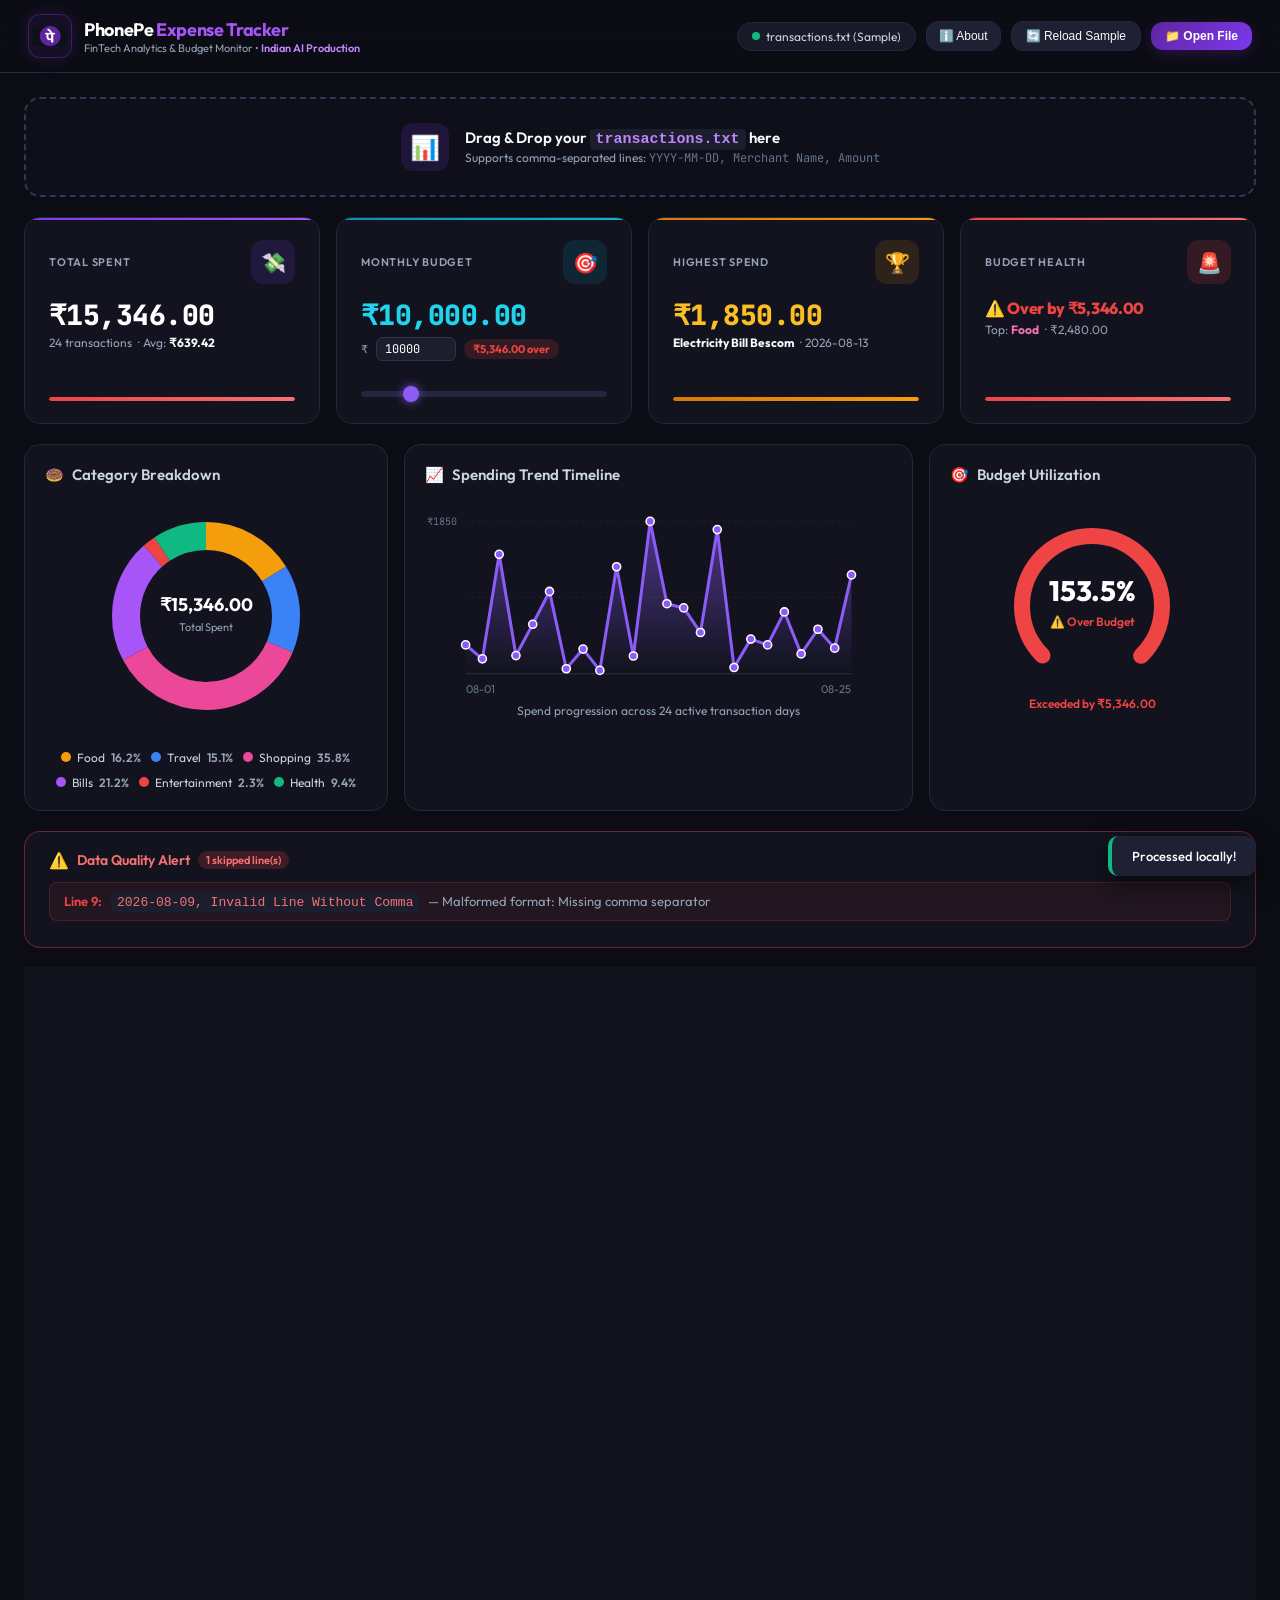
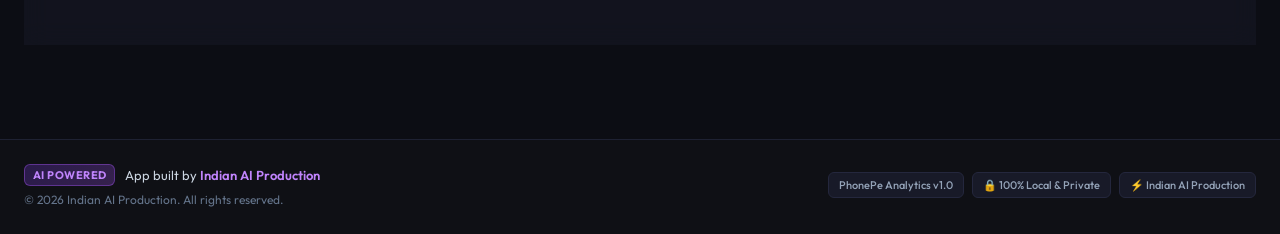
<file: backend/static/index.html>
<!DOCTYPE html>
<html lang="en">
<head>
  <meta charset="UTF-8">
  <meta name="viewport" content="width=device-width, initial-scale=1.0">
  <title>PhonePe Expense Tracker</title>
  
  <!-- Styling -->
  <link rel="icon" type="image/png" href="assets/phonepe-logo.png">
  <link rel="stylesheet" href="css/styles.css">
  

  <style>
    /* In-page layout utility overrides */
    .dashboard-container {
      max-width: 1400px;
      margin: 0 auto;
      padding: 24px;
    }

    .analytics-grid {
      display: grid;
      grid-template-columns: 1fr 1.4fr 0.9fr;
      gap: 16px;
      margin: 20px 0;
    }

    @media (max-width: 1100px) {
      .analytics-grid {
        grid-template-columns: 1fr;
      }
    }

    .chart-card {
      padding: 20px;
      display: flex;
      flex-direction: column;
    }

    .chart-card h3 {
      font-size: 15px;
      font-weight: 600;
      color: #cbd5e1;
      margin-bottom: 12px;
      display: flex;
      align-items: center;
      gap: 8px;
    }

    .notification-toast {
      position: fixed;
      bottom: 24px;
      right: 24px;
      background: #1e2133;
      color: #fff;
      padding: 12px 20px;
      border-radius: 10px;
      border-left: 4px solid #5f259f;
      box-shadow: 0 10px 25px rgba(0,0,0,0.5);
      z-index: 9999;
      opacity: 0;
      transform: translateY(20px);
      transition: all 0.3s cubic-bezier(0.4, 0, 0.2, 1);
      pointer-events: none;
      font-size: 13px;
      font-weight: 500;
    }

    .notification-toast.show {
      opacity: 1;
      transform: translateY(0);
      pointer-events: auto;
    }

    .notification-toast.success { border-left-color: #10b981; }
    .notification-toast.error { border-left-color: #ef4444; }
    .notification-toast.info { border-left-color: #8b5cf6; }

    /* Custom range slider styling */
    input[type=range] {
      -webkit-appearance: none;
      width: 100%;
      background: #24273d;
      height: 6px;
      border-radius: 4px;
      outline: none;
    }

    input[type=range]::-webkit-slider-thumb {
      -webkit-appearance: none;
      appearance: none;
      width: 16px;
      height: 16px;
      border-radius: 50%;
      background: #8b5cf6;
      cursor: pointer;
      box-shadow: 0 0 10px rgba(139, 92, 246, 0.8);
      transition: transform 0.1s;
    }

    input[type=range]::-webkit-slider-thumb:hover {
      transform: scale(1.2);
    }
  </style>
</head>
<body>

  <!-- Sticky Application Header -->
  <header class="app-header">
    <div class="brand-badge">
      <div class="brand-logo">
        <img src="assets/phonepe-logo.png" alt="PhonePe Logo"
             style="width: 100%; height: 100%; object-fit: contain; display: block;">
      </div>
      <div>
        <h1 style="font-size: 18px; font-weight: 700; letter-spacing: -0.02em; margin: 0; color: #fff;">
          PhonePe <span style="color: #a855f7;">Expense Tracker</span>
        </h1>
        <p style="font-size: 11px; color: #94a3b8; margin: 0;">FinTech Analytics &amp; Budget Monitor • <span style="color: #c084fc; font-weight: 600;">Indian AI Production</span></p>
      </div>
    </div>

    <!-- Active File Badge & Header Actions -->
    <div style="display: flex; align-items: center; gap: 10px;">
      <div style="background: #181a28; border: 1px solid #24273d; padding: 6px 14px; border-radius: 20px; font-size: 12px; color: #cbd5e1; display: flex; align-items: center; gap: 6px;">
        <span style="width: 8px; height: 8px; border-radius: 50%; background: #10b981; display: inline-block;"></span>
        <span id="activeFileBadge">transactions.txt</span>
      </div>

      <button id="btnAbout" class="btn-secondary" style="padding: 7px 12px; font-size: 12px;" onclick="openAboutModal()" title="About PhonePe Expense Tracker & Indian AI Production">
        ℹ️ About
      </button>

      <button id="btnLoadSample" class="btn-secondary" style="padding: 7px 14px; font-size: 12px;">
        🔄 Reload Sample
      </button>

      <button id="btnBrowseFile" class="btn-primary" style="padding: 7px 14px; font-size: 12px;">
        📁 Open File
      </button>
    </div>
  </header>

  <!-- Main Dashboard Content -->
  <main class="dashboard-container">

    <!-- Upload Dropzone Hero -->
    <section id="dropzone" class="dropzone-container">
      <input type="file" id="fileInput" accept=".txt,.csv" style="display: none;">
      <div style="display: flex; align-items: center; justify-content: center; gap: 16px;">
        <div style="width: 48px; height: 48px; border-radius: 12px; background: rgba(124, 58, 237, 0.15); display: flex; align-items: center; justify-content: center; font-size: 24px;">
          📊
        </div>
        <div style="text-align: left;">
          <h2 style="font-size: 15px; font-weight: 600; color: #f8fafc; margin: 0 0 2px 0;">
            Drag & Drop your <code style="color: #c084fc; background: #1c1e2e; padding: 2px 6px; border-radius: 4px;">transactions.txt</code> here
          </h2>
          <p style="font-size: 12px; color: #94a3b8; margin: 0;">
            Supports comma-separated lines: <span class="font-mono" style="color: #64748b;">YYYY-MM-DD, Merchant Name, Amount</span>
          </p>
        </div>
      </div>
    </section>

    <!-- KPI Metric Cards Grid — 4-Card Premium Layout -->
    <section class="kpi-grid">

      <!-- Card 1: Total Money Spent -->
      <div class="glass-panel kpi-card" style="--card-accent: linear-gradient(90deg, #7c3aed, #a855f7);">
        <div class="kpi-card__header">
          <span class="kpi-card__label">Total Spent</span>
          <div class="kpi-card__icon" style="background: rgba(124,58,237,0.15);">💸</div>
        </div>
        <div>
          <div id="kpiTotalSpent" class="kpi-card__value font-mono">₹0.00</div>
          <div class="kpi-card__sub">
            <span id="kpiTxnCount">0 transactions</span>
            &nbsp;·&nbsp;Avg: <strong id="kpiAvgSpend">₹0.00</strong>
          </div>
        </div>
        <div class="kpi-progress-bar">
          <div id="kpiBudgetUsedBar" class="kpi-progress-bar__fill" style="width: 0%; background: linear-gradient(90deg, #7c3aed, #a855f7);"></div>
        </div>
      </div>

      <!-- Card 2: Monthly Budget -->
      <div class="glass-panel kpi-card" style="--card-accent: linear-gradient(90deg, #0891b2, #06b6d4);">
        <div class="kpi-card__header">
          <span class="kpi-card__label">Monthly Budget</span>
          <div class="kpi-card__icon" style="background: rgba(6,182,212,0.12);">🎯</div>
        </div>
        <div>
          <div id="kpiBudgetLimit" class="kpi-card__value font-mono" style="color: #22d3ee;">₹10,000.00</div>
          <div class="kpi-card__sub" style="display: flex; align-items: center; gap: 8px; margin-top: 6px;">
            <span style="color: #94a3b8; font-size: 11px;">₹</span>
            <input type="number" id="budgetInput" value="10000" step="500" min="500" max="100000"
              style="width: 80px; background: #1c1e2e; border: 1px solid #2e3148; color: #fff; border-radius: 6px; padding: 3px 8px; font-size: 12px; font-family: 'JetBrains Mono', monospace; outline: none;">
            <span id="kpiBudgetRemaining" class="kpi-trend neutral">₹0 left</span>
          </div>
        </div>
        <div style="margin-top: 4px;">
          <input type="range" id="budgetSlider" min="1000" max="50000" step="500" value="10000">
        </div>
      </div>

      <!-- Card 3: Highest Single Spend -->
      <div class="glass-panel kpi-card" style="--card-accent: linear-gradient(90deg, #d97706, #f59e0b);">
        <div class="kpi-card__header">
          <span class="kpi-card__label">Highest Spend</span>
          <div class="kpi-card__icon" style="background: rgba(245,158,11,0.12);">🏆</div>
        </div>
        <div>
          <div id="kpiHighestSpend" class="kpi-card__value font-mono" style="color: #fbbf24;">₹0.00</div>
          <div class="kpi-card__sub">
            <strong id="kpiHighestMerchant">—</strong>
            &nbsp;·&nbsp;<span id="kpiHighestDate">—</span>
          </div>
        </div>
        <div class="kpi-progress-bar">
          <div class="kpi-progress-bar__fill" style="width: 100%; background: linear-gradient(90deg, #d97706, #f59e0b);"></div>
        </div>
      </div>

      <!-- Card 4: Budget Health / Top Category -->
      <div id="kpiStatusCard" class="glass-panel kpi-card" style="--card-accent: linear-gradient(90deg, #10b981, #34d399);">
        <div class="kpi-card__header">
          <span class="kpi-card__label">Budget Health</span>
          <div id="kpiStatusIcon" class="kpi-card__icon" style="background: rgba(16,185,129,0.12);">✅</div>
        </div>
        <div>
          <div id="kpiBudgetHealth" class="kpi-card__value" style="font-size: 16px; color: #34d399;">Checking...</div>
          <div class="kpi-card__sub">
            Top: <strong id="kpiTopCategory" style="color: #f472b6;">None</strong>
            &nbsp;·&nbsp;<span id="kpiTopCategoryAmt" style="color: #94a3b8;">₹0</span>
          </div>
        </div>
        <div class="kpi-progress-bar">
          <div id="kpiBudgetHealthBar" class="kpi-progress-bar__fill" style="width: 0%; background: linear-gradient(90deg, #10b981, #34d399);"></div>
        </div>
      </div>

    </section>

    <!-- Visual Analytics Charts Row -->
    <section class="analytics-grid">
      <!-- Donut Chart: Category Breakdown -->
      <div class="glass-panel chart-card">
        <h3><span>🍩</span> Category Breakdown</h3>
        <div id="chartCategoryDonut" style="min-height: 280px;"></div>
      </div>

      <!-- Area Chart: Daily Spending Timeline -->
      <div class="glass-panel chart-card">
        <h3><span>📈</span> Spending Trend Timeline</h3>
        <div id="chartSpendTrend" style="min-height: 280px;"></div>
      </div>

      <!-- Radial Gauge: Budget Consumption -->
      <div class="glass-panel chart-card">
        <h3><span>🎯</span> Budget Utilization</h3>
        <div id="chartBudgetGauge" style="min-height: 280px;"></div>
      </div>
    </section>

    <!-- Skipped / Malformed Lines Drawer (Shows when errors exist) -->
    <section id="errorDrawerSection" style="display: none; margin-bottom: 20px;">
      <div class="glass-panel" style="border-color: rgba(239, 68, 68, 0.4); padding: 18px 24px;">
        <div style="display: flex; justify-content: space-between; align-items: center; margin-bottom: 12px;">
          <div style="display: flex; align-items: center; gap: 8px;">
            <span style="font-size: 16px;">⚠️</span>
            <h3 style="font-size: 14px; color: #f87171; margin: 0; font-weight: 600;">Data Quality Alert</h3>
            <span id="errorCountBadge" style="background: rgba(239, 68, 68, 0.2); color: #f87171; padding: 2px 8px; border-radius: 12px; font-size: 11px; font-weight: 600;">
              0 skipped lines
            </span>
          </div>
        </div>
        <div id="errorList" style="max-height: 140px; overflow-y: auto;"></div>
      </div>
    </section>

    <!-- Interactive Transactions Table & Ledger -->
    <section class="glass-panel" style="padding: 24px; margin-bottom: 30px;">
      <!-- Table Header Bar -->
      <div style="display: flex; flex-wrap: wrap; justify-content: space-between; align-items: center; gap: 16px; margin-bottom: 20px;">
        <div>
          <h2 style="font-size: 16px; font-weight: 700; color: #fff; margin: 0 0 4px 0;">
            Transaction Ledger
          </h2>
          <p id="tableCountLabel" style="font-size: 12px; color: #94a3b8; margin: 0;">
            Loading records...
          </p>
        </div>

        <!-- Search Bar & Export Actions -->
        <div style="display: flex; align-items: center; gap: 10px; flex-wrap: wrap;">
          <div style="position: relative;">
            <input type="text" id="tableSearch" placeholder="🔍 Search merchant / date..." style="background: #181a28; border: 1px solid #24273d; color: #fff; border-radius: 8px; padding: 8px 14px; font-size: 13px; width: 220px; outline: none;">
          </div>

          <div style="display: flex; gap: 6px;">
            <button onclick="triggerExport('csv')" class="btn-secondary" style="padding: 7px 12px; font-size: 12px;">
              📄 CSV
            </button>
            <button onclick="triggerExport('json')" class="btn-secondary" style="padding: 7px 12px; font-size: 12px;">
              📦 JSON
            </button>
            <button onclick="triggerExport('html')" class="btn-secondary" style="padding: 7px 12px; font-size: 12px;">
              🖨️ Report
            </button>
          </div>
        </div>
      </div>

      <!-- Category Filter Chips -->
      <div id="categoryChipsContainer" style="display: flex; gap: 8px; flex-wrap: wrap; margin-bottom: 18px;">
        <!-- Injected via JavaScript -->
      </div>

      <!-- Data Table -->
      <div class="table-wrapper">
        <table class="custom-table">
          <thead>
            <tr>
              <th style="width: 70px;">#</th>
              <th onclick="sortTable('date')" style="cursor: pointer;">Date ⬍</th>
              <th onclick="sortTable('merchant')" style="cursor: pointer;">Merchant ⬍</th>
              <th onclick="sortTable('category')" style="cursor: pointer;">Category ⬍</th>
              <th onclick="sortTable('amount')" style="cursor: pointer; text-align: right;">Amount (INR) ⬍</th>
            </tr>
          </thead>
          <tbody id="transactionTableBody">
            <!-- Injected via JavaScript -->
          </tbody>
        </table>
      </div>

      <!-- Pagination Footer -->
      <div style="display: flex; justify-content: flex-end; align-items: center; margin-top: 18px;">
        <div id="paginationControls" style="display: flex; align-items: center; gap: 10px;">
          <!-- Injected via JavaScript -->
        </div>
      </div>
    </section>

  </main>

  <!-- Application Footer -->
  <footer class="app-footer">
    <div class="footer-container">
      <div class="footer-left">
        <div class="footer-brand">
          <span class="footer-badge">AI Powered</span>
          <span class="footer-built-by">App built by <strong>Indian AI Production</strong></span>
        </div>
        <p class="footer-copyright">
          &copy; <span id="currentYear">2026</span> Indian AI Production. All rights reserved.
        </p>
      </div>
      <div class="footer-right">
        <div class="footer-tags">
          <span class="footer-tag">PhonePe Analytics v1.0</span>
          <span class="footer-tag">🔒 100% Local &amp; Private</span>
          <span class="footer-tag">⚡ Indian AI Production</span>
        </div>
      </div>
    </div>
  </footer>

  <!-- About Modal Dialog -->
  <div id="aboutModal" class="modal-backdrop" style="display: none;" onclick="closeAboutModal(event)">
    <div class="modal-card" onclick="event.stopPropagation()">
      <div style="display: flex; justify-content: space-between; align-items: flex-start; margin-bottom: 16px;">
        <div style="display: flex; align-items: center; gap: 12px;">
          <div class="brand-logo" style="width: 48px; height: 48px;">
            <img src="assets/phonepe-logo.png" alt="PhonePe Logo">
          </div>
          <div>
            <h2 style="font-size: 18px; font-weight: 700; color: #fff; margin: 0;">PhonePe Expense Tracker</h2>
            <span style="font-size: 12px; color: #a855f7; font-weight: 600;">Indian AI Production</span>
          </div>
        </div>
        <button onclick="closeAboutModal()" style="background: transparent; border: none; color: #94a3b8; font-size: 22px; cursor: pointer; padding: 0 4px; line-height: 1;">&times;</button>
      </div>
      
      <p style="font-size: 13px; color: #cbd5e1; line-height: 1.6; margin-bottom: 16px;">
        A high-performance FinTech analytics dashboard engineered to parse raw PhonePe transaction exports, intelligently categorize expenditures, provide real-time budget guardrails, and generate executive financial reports.
      </p>

      <div style="background: rgba(24, 26, 40, 0.8); border: 1px solid #24273d; border-radius: 10px; padding: 14px; margin-bottom: 16px; font-size: 12px; color: #94a3b8;">
        <div style="display: flex; justify-content: space-between; margin-bottom: 8px;">
          <span>Company / Creator:</span>
          <strong style="color: #c084fc;">Indian AI Production</strong>
        </div>
        <div style="display: flex; justify-content: space-between; margin-bottom: 8px;">
          <span>Core Technology:</span>
          <span style="color: #cbd5e1;">Python, Webview, Fast Parser &amp; Glassmorphic UI</span>
        </div>
        <div style="display: flex; justify-content: space-between; margin-bottom: 8px;">
          <span>Version:</span>
          <span style="color: #10b981; font-weight: 600;">1.0.0 (Production Release)</span>
        </div>
        <div style="display: flex; justify-content: space-between;">
          <span>Copyright:</span>
          <span style="color: #cbd5e1;">&copy; 2026 Indian AI Production</span>
        </div>
      </div>

      <div style="display: flex; justify-content: space-between; align-items: center; padding-top: 8px; border-top: 1px solid #24273d;">
        <span style="font-size: 11px; color: #64748b;">All Rights Reserved &bull; Indian AI Production</span>
        <button onclick="closeAboutModal()" class="btn-primary" style="padding: 6px 14px; font-size: 12px;">Close</button>
      </div>
    </div>
  </div>

  <!-- Notification Toast Container -->
  <div id="notificationToast" class="notification-toast">Notification Message</div>

  <!-- Application Logic -->
  <script src="js/app.js"></script>
</body>
</html>
</file>
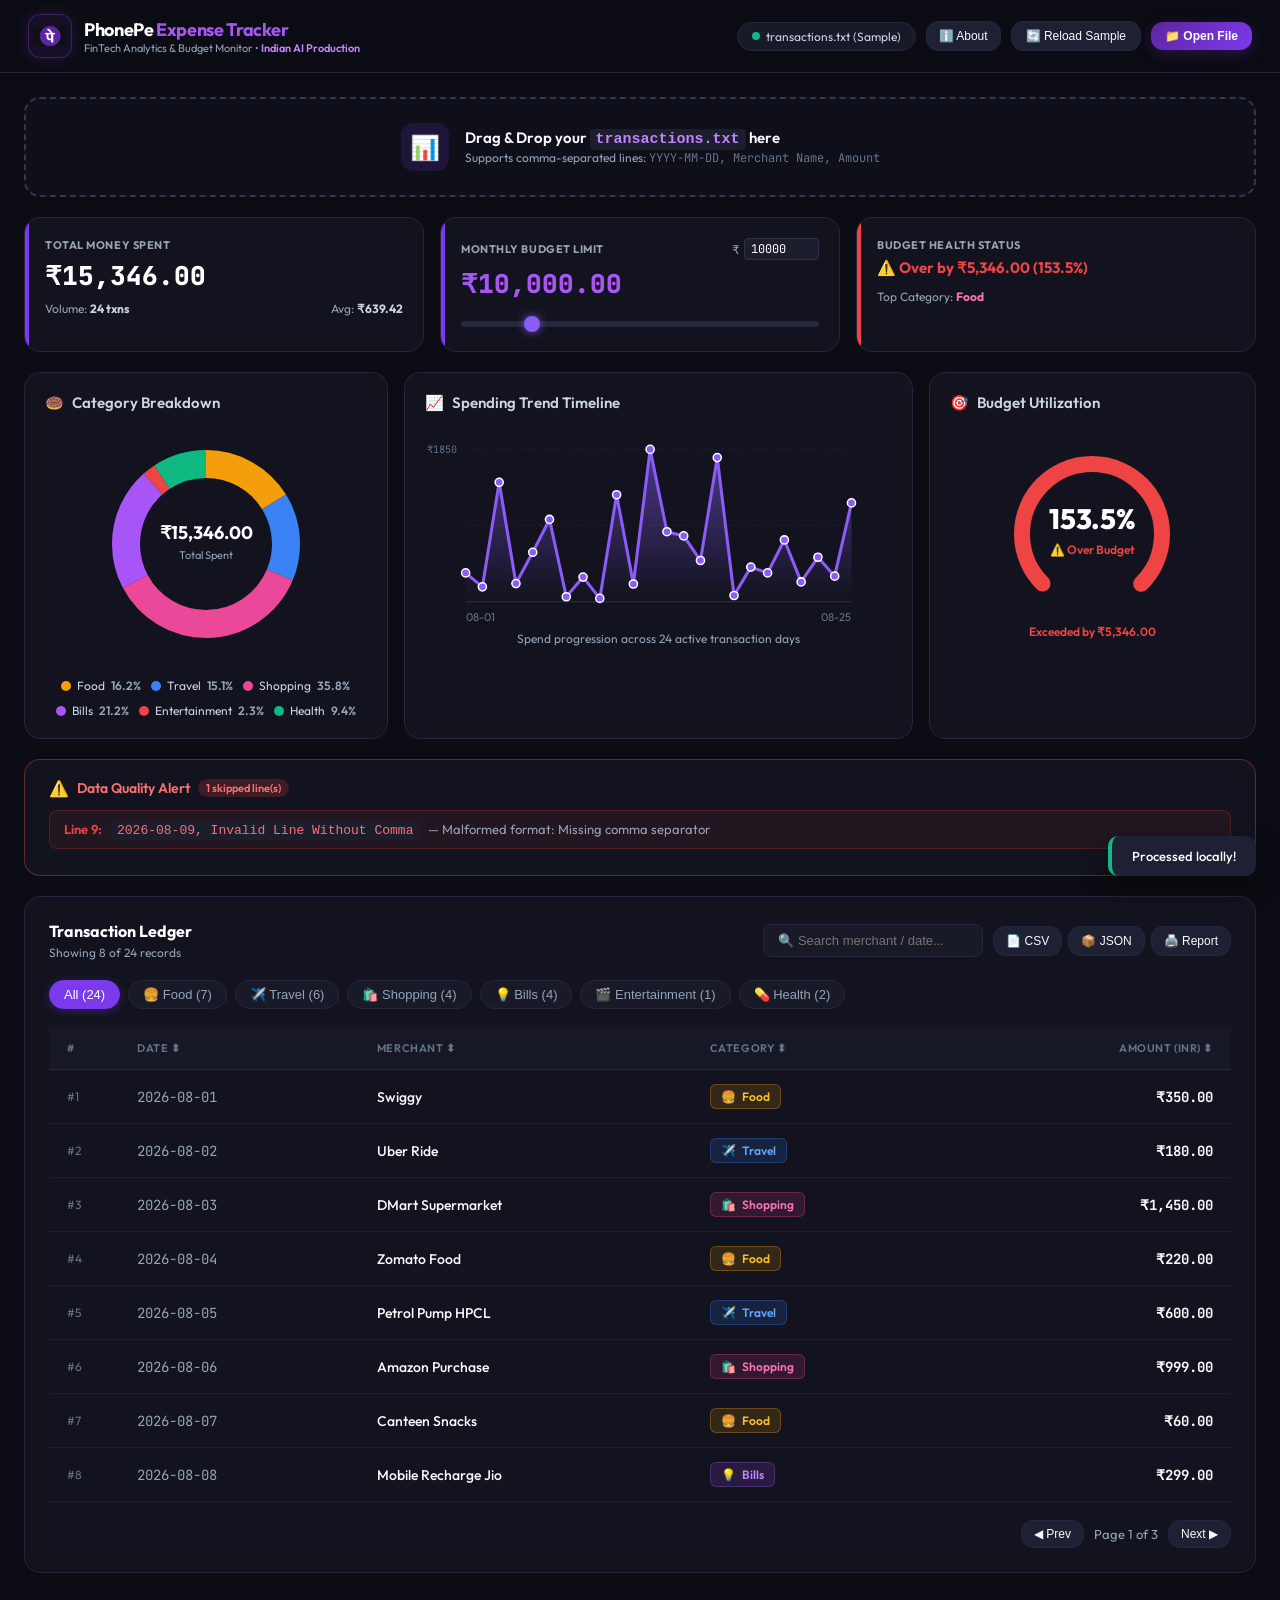
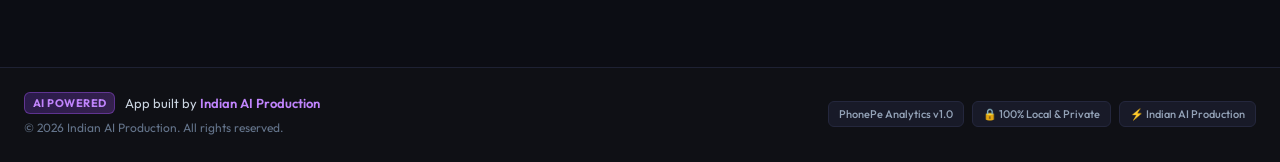
<file: frontend/src/index.html>
<!DOCTYPE html>
<html lang="en">
<head>
  <meta charset="UTF-8">
  <meta name="viewport" content="width=device-width, initial-scale=1.0">
  <title>PhonePe Expense Tracker</title>
  
  <!-- Styling -->
  <link rel="icon" type="image/png" href="assets/phonepe-logo.png">
  <link rel="stylesheet" href="css/styles.css">
  

  <style>
    /* In-page layout utility overrides */
    .dashboard-container {
      max-width: 1400px;
      margin: 0 auto;
      padding: 24px;
    }

    .analytics-grid {
      display: grid;
      grid-template-columns: 1fr 1.4fr 0.9fr;
      gap: 16px;
      margin: 20px 0;
    }

    @media (max-width: 1100px) {
      .analytics-grid {
        grid-template-columns: 1fr;
      }
    }

    .chart-card {
      padding: 20px;
      display: flex;
      flex-direction: column;
    }

    .chart-card h3 {
      font-size: 15px;
      font-weight: 600;
      color: #cbd5e1;
      margin-bottom: 12px;
      display: flex;
      align-items: center;
      gap: 8px;
    }

    .notification-toast {
      position: fixed;
      bottom: 24px;
      right: 24px;
      background: #1e2133;
      color: #fff;
      padding: 12px 20px;
      border-radius: 10px;
      border-left: 4px solid #5f259f;
      box-shadow: 0 10px 25px rgba(0,0,0,0.5);
      z-index: 9999;
      opacity: 0;
      transform: translateY(20px);
      transition: all 0.3s cubic-bezier(0.4, 0, 0.2, 1);
      pointer-events: none;
      font-size: 13px;
      font-weight: 500;
    }

    .notification-toast.show {
      opacity: 1;
      transform: translateY(0);
      pointer-events: auto;
    }

    .notification-toast.success { border-left-color: #10b981; }
    .notification-toast.error { border-left-color: #ef4444; }
    .notification-toast.info { border-left-color: #8b5cf6; }

    /* Custom range slider styling */
    input[type=range] {
      -webkit-appearance: none;
      width: 100%;
      background: #24273d;
      height: 6px;
      border-radius: 4px;
      outline: none;
    }

    input[type=range]::-webkit-slider-thumb {
      -webkit-appearance: none;
      appearance: none;
      width: 16px;
      height: 16px;
      border-radius: 50%;
      background: #8b5cf6;
      cursor: pointer;
      box-shadow: 0 0 10px rgba(139, 92, 246, 0.8);
      transition: transform 0.1s;
    }

    input[type=range]::-webkit-slider-thumb:hover {
      transform: scale(1.2);
    }
  </style>
</head>
<body>

  <!-- Sticky Application Header -->
  <header class="app-header">
    <div class="brand-badge">
      <div class="brand-logo">
        <img src="assets/phonepe-logo.png" alt="PhonePe Logo"
             style="width: 100%; height: 100%; object-fit: contain; display: block;">
      </div>
      <div>
        <h1 style="font-size: 18px; font-weight: 700; letter-spacing: -0.02em; margin: 0; color: #fff;">
          PhonePe <span style="color: #a855f7;">Expense Tracker</span>
        </h1>
        <p style="font-size: 11px; color: #94a3b8; margin: 0;">FinTech Analytics &amp; Budget Monitor • <span style="color: #c084fc; font-weight: 600;">Indian AI Production</span></p>
      </div>
    </div>

    <!-- Active File Badge & Header Actions -->
    <div style="display: flex; align-items: center; gap: 10px;">
      <div style="background: #181a28; border: 1px solid #24273d; padding: 6px 14px; border-radius: 20px; font-size: 12px; color: #cbd5e1; display: flex; align-items: center; gap: 6px;">
        <span style="width: 8px; height: 8px; border-radius: 50%; background: #10b981; display: inline-block;"></span>
        <span id="activeFileBadge">transactions.txt</span>
      </div>

      <button id="btnAbout" class="btn-secondary" style="padding: 7px 12px; font-size: 12px;" onclick="openAboutModal()" title="About PhonePe Expense Tracker & Indian AI Production">
        ℹ️ About
      </button>

      <button id="btnLoadSample" class="btn-secondary" style="padding: 7px 14px; font-size: 12px;">
        🔄 Reload Sample
      </button>

      <button id="btnBrowseFile" class="btn-primary" style="padding: 7px 14px; font-size: 12px;">
        📁 Open File
      </button>
    </div>
  </header>

  <!-- Main Dashboard Content -->
  <main class="dashboard-container">

    <!-- Upload Dropzone Hero -->
    <section id="dropzone" class="dropzone-container">
      <input type="file" id="fileInput" accept=".txt,.csv" style="display: none;">
      <div style="display: flex; align-items: center; justify-content: center; gap: 16px;">
        <div style="width: 48px; height: 48px; border-radius: 12px; background: rgba(124, 58, 237, 0.15); display: flex; align-items: center; justify-content: center; font-size: 24px;">
          📊
        </div>
        <div style="text-align: left;">
          <h2 style="font-size: 15px; font-weight: 600; color: #f8fafc; margin: 0 0 2px 0;">
            Drag & Drop your <code style="color: #c084fc; background: #1c1e2e; padding: 2px 6px; border-radius: 4px;">transactions.txt</code> here
          </h2>
          <p style="font-size: 12px; color: #94a3b8; margin: 0;">
            Supports comma-separated lines: <span class="font-mono" style="color: #64748b;">YYYY-MM-DD, Merchant Name, Amount</span>
          </p>
        </div>
      </div>
    </section>

    <!-- KPI Metric Cards Grid -->
    <section class="kpi-grid">
      <!-- Total Spent Card -->
      <div class="glass-panel kpi-card">
        <h4 style="color: #94a3b8; font-size: 11px; text-transform: uppercase; letter-spacing: 0.05em; margin-bottom: 6px;">Total Money Spent</h4>
        <div id="kpiTotalSpent" class="font-mono" style="font-size: 26px; font-weight: 800; color: #ffffff;">₹0.00</div>
        <div style="margin-top: 8px; font-size: 12px; color: #94a3b8; display: flex; justify-content: space-between;">
          <span>Volume: <strong id="kpiTxnCount" style="color: #cbd5e1;">0 txns</strong></span>
          <span>Avg: <strong id="kpiAvgSpend" style="color: #cbd5e1;">₹0.00</strong></span>
        </div>
      </div>

      <!-- Monthly Budget Controller Card -->
      <div class="glass-panel kpi-card">
        <div style="display: flex; justify-content: space-between; align-items: center; margin-bottom: 6px;">
          <h4 style="color: #94a3b8; font-size: 11px; text-transform: uppercase; letter-spacing: 0.05em; margin: 0;">Monthly Budget Limit</h4>
          <div style="display: flex; align-items: center; gap: 4px;">
            <span style="font-size: 12px; color: #94a3b8;">₹</span>
            <input type="number" id="budgetInput" value="10000" step="500" min="500" max="100000" style="width: 75px; background: #1c1e2e; border: 1px solid #2e3148; color: #fff; border-radius: 4px; padding: 2px 6px; font-size: 12px; font-family: 'JetBrains Mono', monospace;">
          </div>
        </div>
        <div id="kpiBudgetLimit" class="font-mono" style="font-size: 26px; font-weight: 800; color: #a855f7;">₹10,000.00</div>
        <div style="margin-top: 10px;">
          <input type="range" id="budgetSlider" min="1000" max="50000" step="500" value="10000">
        </div>
      </div>

      <!-- Budget Health Status Card -->
      <div id="kpiStatusCard" class="glass-panel kpi-card danger">
        <h4 style="color: #94a3b8; font-size: 11px; text-transform: uppercase; letter-spacing: 0.05em; margin-bottom: 6px;">Budget Health Status</h4>
        <div id="kpiBudgetHealth" style="font-size: 15px; font-weight: 700; margin-top: 4px;">
          Checking status...
        </div>
        <div style="margin-top: 12px; font-size: 12px; color: #94a3b8;">
          Top Category: <strong id="kpiTopCategory" style="color: #f472b6;">None</strong>
        </div>
      </div>
    </section>

    <!-- Visual Analytics Charts Row -->
    <section class="analytics-grid">
      <!-- Donut Chart: Category Breakdown -->
      <div class="glass-panel chart-card">
        <h3><span>🍩</span> Category Breakdown</h3>
        <div id="chartCategoryDonut" style="min-height: 280px;"></div>
      </div>

      <!-- Area Chart: Daily Spending Timeline -->
      <div class="glass-panel chart-card">
        <h3><span>📈</span> Spending Trend Timeline</h3>
        <div id="chartSpendTrend" style="min-height: 280px;"></div>
      </div>

      <!-- Radial Gauge: Budget Consumption -->
      <div class="glass-panel chart-card">
        <h3><span>🎯</span> Budget Utilization</h3>
        <div id="chartBudgetGauge" style="min-height: 280px;"></div>
      </div>
    </section>

    <!-- Skipped / Malformed Lines Drawer (Shows when errors exist) -->
    <section id="errorDrawerSection" style="display: none; margin-bottom: 20px;">
      <div class="glass-panel" style="border-color: rgba(239, 68, 68, 0.4); padding: 18px 24px;">
        <div style="display: flex; justify-content: space-between; align-items: center; margin-bottom: 12px;">
          <div style="display: flex; align-items: center; gap: 8px;">
            <span style="font-size: 16px;">⚠️</span>
            <h3 style="font-size: 14px; color: #f87171; margin: 0; font-weight: 600;">Data Quality Alert</h3>
            <span id="errorCountBadge" style="background: rgba(239, 68, 68, 0.2); color: #f87171; padding: 2px 8px; border-radius: 12px; font-size: 11px; font-weight: 600;">
              0 skipped lines
            </span>
          </div>
        </div>
        <div id="errorList" style="max-height: 140px; overflow-y: auto;"></div>
      </div>
    </section>

    <!-- Interactive Transactions Table & Ledger -->
    <section class="glass-panel" style="padding: 24px; margin-bottom: 30px;">
      <!-- Table Header Bar -->
      <div style="display: flex; flex-wrap: wrap; justify-content: space-between; align-items: center; gap: 16px; margin-bottom: 20px;">
        <div>
          <h2 style="font-size: 16px; font-weight: 700; color: #fff; margin: 0 0 4px 0;">
            Transaction Ledger
          </h2>
          <p id="tableCountLabel" style="font-size: 12px; color: #94a3b8; margin: 0;">
            Loading records...
          </p>
        </div>

        <!-- Search Bar & Export Actions -->
        <div style="display: flex; align-items: center; gap: 10px; flex-wrap: wrap;">
          <div style="position: relative;">
            <input type="text" id="tableSearch" placeholder="🔍 Search merchant / date..." style="background: #181a28; border: 1px solid #24273d; color: #fff; border-radius: 8px; padding: 8px 14px; font-size: 13px; width: 220px; outline: none;">
          </div>

          <div style="display: flex; gap: 6px;">
            <button onclick="triggerExport('csv')" class="btn-secondary" style="padding: 7px 12px; font-size: 12px;">
              📄 CSV
            </button>
            <button onclick="triggerExport('json')" class="btn-secondary" style="padding: 7px 12px; font-size: 12px;">
              📦 JSON
            </button>
            <button onclick="triggerExport('html')" class="btn-secondary" style="padding: 7px 12px; font-size: 12px;">
              🖨️ Report
            </button>
          </div>
        </div>
      </div>

      <!-- Category Filter Chips -->
      <div id="categoryChipsContainer" style="display: flex; gap: 8px; flex-wrap: wrap; margin-bottom: 18px;">
        <!-- Injected via JavaScript -->
      </div>

      <!-- Data Table -->
      <div class="table-wrapper">
        <table class="custom-table">
          <thead>
            <tr>
              <th style="width: 70px;">#</th>
              <th onclick="sortTable('date')" style="cursor: pointer;">Date ⬍</th>
              <th onclick="sortTable('merchant')" style="cursor: pointer;">Merchant ⬍</th>
              <th onclick="sortTable('category')" style="cursor: pointer;">Category ⬍</th>
              <th onclick="sortTable('amount')" style="cursor: pointer; text-align: right;">Amount (INR) ⬍</th>
            </tr>
          </thead>
          <tbody id="transactionTableBody">
            <!-- Injected via JavaScript -->
          </tbody>
        </table>
      </div>

      <!-- Pagination Footer -->
      <div style="display: flex; justify-content: flex-end; align-items: center; margin-top: 18px;">
        <div id="paginationControls" style="display: flex; align-items: center; gap: 10px;">
          <!-- Injected via JavaScript -->
        </div>
      </div>
    </section>

  </main>

  <!-- Application Footer -->
  <footer class="app-footer">
    <div class="footer-container">
      <div class="footer-left">
        <div class="footer-brand">
          <span class="footer-badge">AI Powered</span>
          <span class="footer-built-by">App built by <strong>Indian AI Production</strong></span>
        </div>
        <p class="footer-copyright">
          &copy; <span id="currentYear">2026</span> Indian AI Production. All rights reserved.
        </p>
      </div>
      <div class="footer-right">
        <div class="footer-tags">
          <span class="footer-tag">PhonePe Analytics v1.0</span>
          <span class="footer-tag">🔒 100% Local &amp; Private</span>
          <span class="footer-tag">⚡ Indian AI Production</span>
        </div>
      </div>
    </div>
  </footer>

  <!-- About Modal Dialog -->
  <div id="aboutModal" class="modal-backdrop" style="display: none;" onclick="closeAboutModal(event)">
    <div class="modal-card" onclick="event.stopPropagation()">
      <div style="display: flex; justify-content: space-between; align-items: flex-start; margin-bottom: 16px;">
        <div style="display: flex; align-items: center; gap: 12px;">
          <div class="brand-logo" style="width: 48px; height: 48px;">
            <img src="assets/phonepe-logo.png" alt="PhonePe Logo">
          </div>
          <div>
            <h2 style="font-size: 18px; font-weight: 700; color: #fff; margin: 0;">PhonePe Expense Tracker</h2>
            <span style="font-size: 12px; color: #a855f7; font-weight: 600;">Indian AI Production</span>
          </div>
        </div>
        <button onclick="closeAboutModal()" style="background: transparent; border: none; color: #94a3b8; font-size: 22px; cursor: pointer; padding: 0 4px; line-height: 1;">&times;</button>
      </div>
      
      <p style="font-size: 13px; color: #cbd5e1; line-height: 1.6; margin-bottom: 16px;">
        A high-performance FinTech analytics dashboard engineered to parse raw PhonePe transaction exports, intelligently categorize expenditures, provide real-time budget guardrails, and generate executive financial reports.
      </p>

      <div style="background: rgba(24, 26, 40, 0.8); border: 1px solid #24273d; border-radius: 10px; padding: 14px; margin-bottom: 16px; font-size: 12px; color: #94a3b8;">
        <div style="display: flex; justify-content: space-between; margin-bottom: 8px;">
          <span>Company / Creator:</span>
          <strong style="color: #c084fc;">Indian AI Production</strong>
        </div>
        <div style="display: flex; justify-content: space-between; margin-bottom: 8px;">
          <span>Core Technology:</span>
          <span style="color: #cbd5e1;">Python, Webview, Fast Parser &amp; Glassmorphic UI</span>
        </div>
        <div style="display: flex; justify-content: space-between; margin-bottom: 8px;">
          <span>Version:</span>
          <span style="color: #10b981; font-weight: 600;">1.0.0 (Production Release)</span>
        </div>
        <div style="display: flex; justify-content: space-between;">
          <span>Copyright:</span>
          <span style="color: #cbd5e1;">&copy; 2026 Indian AI Production</span>
        </div>
      </div>

      <div style="display: flex; justify-content: space-between; align-items: center; padding-top: 8px; border-top: 1px solid #24273d;">
        <span style="font-size: 11px; color: #64748b;">All Rights Reserved &bull; Indian AI Production</span>
        <button onclick="closeAboutModal()" class="btn-primary" style="padding: 6px 14px; font-size: 12px;">Close</button>
      </div>
    </div>
  </div>

  <!-- Notification Toast Container -->
  <div id="notificationToast" class="notification-toast">Notification Message</div>

  <!-- Application Logic -->
  <script src="js/app.js"></script>
</body>
</html>
</file>
<file: backend/static/css/styles.css>
/* PhonePe FinTech Design System */

@import url('https://fonts.googleapis.com/css2?family=Outfit:wght@300;400;500;600;700;800&family=JetBrains+Mono:wght@400;500&display=swap');

:root {
  --bg-main: #0c0d14;
  --bg-card: #141622;
  --bg-card-hover: #1c1e2e;
  --bg-glass: rgba(20, 22, 34, 0.75);
  --border-subtle: #24273d;
  --border-highlight: #3b3f63;
  
  --primary: #5f259f;
  --primary-light: #7c3aed;
  --primary-glow: rgba(124, 58, 237, 0.35);
  --accent-cyan: #06b6d4;
  --accent-amber: #f59e0b;
  
  --success: #10b981;
  --success-bg: rgba(16, 185, 129, 0.12);
  --success-border: rgba(16, 185, 129, 0.3);
  
  --danger: #ef4444;
  --danger-bg: rgba(239, 68, 68, 0.12);
  --danger-border: rgba(239, 68, 68, 0.3);
  
  --text-main: #f8fafc;
  --text-muted: #94a3b8;
  --text-dim: #64748b;
  
  --radius-lg: 16px;
  --radius-md: 12px;
  --radius-sm: 8px;
}

* {
  box-sizing: border-box;
  margin: 0;
  padding: 0;
}

body {
  font-family: 'Outfit', sans-serif;
  background-color: var(--bg-main);
  color: var(--text-main);
  min-height: 100vh;
  overflow-x: hidden;
  user-select: none;
  -webkit-font-smoothing: antialiased;
}

/* Glassmorphism Surface */
.glass-panel {
  background: var(--bg-glass);
  backdrop-filter: blur(12px);
  -webkit-backdrop-filter: blur(12px);
  border: 1px solid var(--border-subtle);
  border-radius: var(--radius-lg);
  transition: all 0.25s ease;
}

.glass-panel:hover {
  border-color: var(--border-highlight);
}

/* Custom Scrollbar */
::-webkit-scrollbar {
  width: 6px;
  height: 6px;
}

::-webkit-scrollbar-track {
  background: var(--bg-main);
}

::-webkit-scrollbar-thumb {
  background: #2a2d45;
  border-radius: 4px;
}

::-webkit-scrollbar-thumb:hover {
  background: var(--primary-light);
}

/* Glow & Accent Utilities */
.phonepe-gradient {
  background: linear-gradient(135deg, #5f259f 0%, #8b5cf6 50%, #3b82f6 100%);
}

.glow-effect {
  box-shadow: 0 0 25px var(--primary-glow);
}

.font-mono {
  font-family: 'JetBrains Mono', monospace;
}

/* App Header */
.app-header {
  position: sticky;
  top: 0;
  z-index: 50;
  background: rgba(12, 13, 20, 0.85);
  backdrop-filter: blur(16px);
  border-bottom: 1px solid var(--border-subtle);
  padding: 14px 28px;
  display: flex;
  align-items: center;
  justify-content: space-between;
}

.brand-badge {
  display: flex;
  align-items: center;
  gap: 12px;
}

.brand-logo {
  width: 44px;
  height: 44px;
  border-radius: 12px;
  display: flex;
  align-items: center;
  justify-content: center;
  overflow: hidden;
  flex-shrink: 0;
  background: rgba(95, 37, 159, 0.15);
  border: 1px solid rgba(168, 85, 247, 0.25);
  padding: 4px;
  box-shadow: 0 0 15px rgba(124, 58, 237, 0.2);
}

.brand-logo img {
  width: 100%;
  height: 100%;
  object-fit: contain;
  display: block;
}

/* Dropzone styling */
.dropzone-container {
  border: 2px dashed #333756;
  border-radius: var(--radius-lg);
  padding: 24px;
  text-align: center;
  cursor: pointer;
  background: rgba(20, 22, 34, 0.4);
  transition: all 0.3s cubic-bezier(0.4, 0, 0.2, 1);
}

.dropzone-container:hover, .dropzone-container.dragover {
  border-color: var(--primary-light);
  background: rgba(95, 37, 159, 0.1);
  box-shadow: 0 0 25px rgba(124, 58, 237, 0.2);
  transform: translateY(-2px);
}

/* KPI Card Grid — 4-Column Premium Layout */
.kpi-grid {
  display: grid;
  grid-template-columns: repeat(4, 1fr);
  gap: 16px;
  margin: 20px 0;
}

@media (max-width: 1100px) {
  .kpi-grid { grid-template-columns: repeat(2, 1fr); }
}

@media (max-width: 600px) {
  .kpi-grid { grid-template-columns: 1fr; }
}

.kpi-card {
  padding: 22px 24px;
  position: relative;
  overflow: hidden;
  display: flex;
  flex-direction: column;
  gap: 16px;
  transition: transform 0.2s ease, box-shadow 0.2s ease;
}

.kpi-card:hover {
  transform: translateY(-3px);
  box-shadow: 0 12px 32px rgba(0,0,0,0.4);
}

/* Card top glow accent line */
.kpi-card::after {
  content: '';
  position: absolute;
  top: 0;
  left: 0;
  right: 0;
  height: 2px;
  border-radius: 16px 16px 0 0;
  background: var(--card-accent, linear-gradient(90deg, #7c3aed, #a855f7));
}

/* Card top row: icon + label */
.kpi-card__header {
  display: flex;
  align-items: center;
  justify-content: space-between;
}

.kpi-card__icon {
  width: 44px;
  height: 44px;
  border-radius: 12px;
  display: flex;
  align-items: center;
  justify-content: center;
  font-size: 20px;
  flex-shrink: 0;
}

.kpi-card__label {
  font-size: 11px;
  font-weight: 600;
  text-transform: uppercase;
  letter-spacing: 0.07em;
  color: var(--text-muted);
}

/* Trend pill badge */
.kpi-trend {
  display: inline-flex;
  align-items: center;
  gap: 3px;
  padding: 3px 9px;
  border-radius: 20px;
  font-size: 11px;
  font-weight: 700;
}

.kpi-trend.up   { background: rgba(16, 185, 129, 0.15); color: #10b981; }
.kpi-trend.down { background: rgba(239, 68, 68, 0.15);  color: #ef4444; }
.kpi-trend.neutral { background: rgba(148, 163, 184, 0.15); color: #94a3b8; }

/* Main value number */
.kpi-card__value {
  font-size: 28px;
  font-weight: 800;
  color: #ffffff;
  line-height: 1.1;
  letter-spacing: -0.02em;
}

/* Subtitle / meta line under the value */
.kpi-card__sub {
  font-size: 12px;
  color: var(--text-muted);
  margin-top: 4px;
}

.kpi-card__sub strong {
  color: var(--text-main);
}

/* Progress bar at bottom of card */
.kpi-progress-bar {
  height: 4px;
  background: rgba(255,255,255,0.08);
  border-radius: 4px;
  overflow: hidden;
  margin-top: auto;
}

.kpi-progress-bar__fill {
  height: 100%;
  border-radius: 4px;
  transition: width 0.6s cubic-bezier(0.4, 0, 0.2, 1);
}

/* Buttons */
.btn-primary {
  background: linear-gradient(135deg, #5f259f, #7c3aed);
  color: #fff;
  border: none;
  padding: 10px 18px;
  border-radius: var(--radius-md);
  font-weight: 600;
  font-size: 14px;
  cursor: pointer;
  display: inline-flex;
  align-items: center;
  gap: 8px;
  transition: all 0.2s;
  box-shadow: 0 4px 14px rgba(95, 37, 159, 0.35);
}

.btn-primary:hover {
  transform: translateY(-1px);
  box-shadow: 0 6px 20px rgba(95, 37, 159, 0.5);
  background: linear-gradient(135deg, #6d28d9, #8b5cf6);
}

.btn-secondary {
  background: #1e2133;
  color: var(--text-main);
  border: 1px solid var(--border-subtle);
  padding: 10px 18px;
  border-radius: var(--radius-md);
  font-weight: 500;
  font-size: 14px;
  cursor: pointer;
  display: inline-flex;
  align-items: center;
  gap: 8px;
  transition: all 0.2s;
}

.btn-secondary:hover {
  background: #282c44;
  border-color: var(--border-highlight);
}

/* Category Chips */
.chip {
  padding: 6px 14px;
  border-radius: 20px;
  font-size: 13px;
  font-weight: 500;
  cursor: pointer;
  background: #181a28;
  color: var(--text-muted);
  border: 1px solid var(--border-subtle);
  transition: all 0.2s ease;
}

.chip:hover, .chip.active {
  background: var(--primary-light);
  color: #fff;
  border-color: var(--primary-light);
  box-shadow: 0 2px 10px rgba(124, 58, 237, 0.35);
}

/* Table Styles */
.table-wrapper {
  width: 100%;
  overflow-x: auto;
}

.custom-table {
  width: 100%;
  border-collapse: separate;
  border-spacing: 0;
  font-size: 14px;
}

.custom-table th {
  background: #161826;
  color: var(--text-dim);
  font-weight: 600;
  text-transform: uppercase;
  font-size: 11px;
  letter-spacing: 0.05em;
  padding: 14px 18px;
  border-bottom: 1px solid var(--border-subtle);
  text-align: left;
}

.custom-table td {
  padding: 14px 18px;
  border-bottom: 1px solid #1c1e2e;
  color: var(--text-main);
}

.custom-table tr:hover td {
  background: rgba(30, 33, 51, 0.5);
}

/* Status Badges */
.badge-category {
  display: inline-flex;
  align-items: center;
  gap: 6px;
  padding: 4px 10px;
  border-radius: 6px;
  font-size: 12px;
  font-weight: 600;
}

.cat-Food { background: rgba(245, 158, 11, 0.15); color: #fbbf24; border: 1px solid rgba(245, 158, 11, 0.3); }
.cat-Travel { background: rgba(59, 130, 246, 0.15); color: #60a5fa; border: 1px solid rgba(59, 130, 246, 0.3); }
.cat-Shopping { background: rgba(236, 72, 153, 0.15); color: #f472b6; border: 1px solid rgba(236, 72, 153, 0.3); }
.cat-Bills { background: rgba(168, 85, 247, 0.15); color: #c084fc; border: 1px solid rgba(168, 85, 247, 0.3); }
.cat-Health { background: rgba(16, 185, 129, 0.15); color: #34d399; border: 1px solid rgba(16, 185, 129, 0.3); }
.cat-Entertainment { background: rgba(239, 68, 68, 0.15); color: #f87171; border: 1px solid rgba(239, 68, 68, 0.3); }
.cat-Other { background: rgba(148, 163, 184, 0.15); color: #cbd5e1; border: 1px solid rgba(148, 163, 184, 0.3); }

/* App Footer & Attribution */
.app-footer {
  margin-top: 40px;
  border-top: 1px solid #1e2133;
  background: rgba(15, 16, 22, 0.95);
  padding: 24px 0 28px 0;
}

.footer-container {
  max-width: 1400px;
  margin: 0 auto;
  padding: 0 24px;
  display: flex;
  justify-content: space-between;
  align-items: center;
  flex-wrap: wrap;
  gap: 16px;
}

.footer-left {
  display: flex;
  flex-direction: column;
  gap: 6px;
}

.footer-brand {
  display: flex;
  align-items: center;
  gap: 10px;
  flex-wrap: wrap;
}

.footer-badge {
  background: linear-gradient(135deg, rgba(124, 58, 237, 0.25), rgba(168, 85, 247, 0.25));
  border: 1px solid rgba(168, 85, 247, 0.4);
  color: #c084fc;
  font-size: 11px;
  font-weight: 700;
  padding: 3px 8px;
  border-radius: 6px;
  letter-spacing: 0.04em;
  text-transform: uppercase;
}

.footer-built-by {
  font-size: 13px;
  color: #cbd5e1;
}

.footer-built-by strong {
  color: #c084fc;
  font-weight: 600;
}

.footer-copyright {
  font-size: 12px;
  color: #64748b;
  margin: 0;
}

.footer-right {
  display: flex;
  align-items: center;
}

.footer-tags {
  display: flex;
  gap: 8px;
  flex-wrap: wrap;
}

.footer-tag {
  background: #181a28;
  border: 1px solid #24273d;
  color: #94a3b8;
  font-size: 11px;
  padding: 5px 10px;
  border-radius: 6px;
  font-weight: 500;
}

/* Modal Dialog Styles */
.modal-backdrop {
  position: fixed;
  top: 0;
  left: 0;
  width: 100vw;
  height: 100vh;
  background: rgba(8, 9, 14, 0.75);
  backdrop-filter: blur(8px);
  -webkit-backdrop-filter: blur(8px);
  display: flex;
  align-items: center;
  justify-content: center;
  z-index: 10000;
  padding: 20px;
  animation: modalFadeIn 0.2s ease-out;
}

.modal-card {
  background: #161826;
  border: 1px solid #2a2d45;
  border-radius: 16px;
  box-shadow: 0 20px 50px rgba(0, 0, 0, 0.6), 0 0 20px rgba(124, 58, 237, 0.15);
  padding: 28px;
  max-width: 520px;
  width: 100%;
  animation: modalSlideUp 0.25s cubic-bezier(0.16, 1, 0.3, 1);
}

@keyframes modalFadeIn {
  from { opacity: 0; }
  to { opacity: 1; }
}

@keyframes modalSlideUp {
  from { opacity: 0; transform: translateY(20px) scale(0.96); }
  to { opacity: 1; transform: translateY(0) scale(1); }
}
</file>
<file: frontend/src/css/styles.css>
/* PhonePe FinTech Design System */

@import url('https://fonts.googleapis.com/css2?family=Outfit:wght@300;400;500;600;700;800&family=JetBrains+Mono:wght@400;500&display=swap');

:root {
  --bg-main: #0c0d14;
  --bg-card: #141622;
  --bg-card-hover: #1c1e2e;
  --bg-glass: rgba(20, 22, 34, 0.75);
  --border-subtle: #24273d;
  --border-highlight: #3b3f63;
  
  --primary: #5f259f;
  --primary-light: #7c3aed;
  --primary-glow: rgba(124, 58, 237, 0.35);
  --accent-cyan: #06b6d4;
  --accent-amber: #f59e0b;
  
  --success: #10b981;
  --success-bg: rgba(16, 185, 129, 0.12);
  --success-border: rgba(16, 185, 129, 0.3);
  
  --danger: #ef4444;
  --danger-bg: rgba(239, 68, 68, 0.12);
  --danger-border: rgba(239, 68, 68, 0.3);
  
  --text-main: #f8fafc;
  --text-muted: #94a3b8;
  --text-dim: #64748b;
  
  --radius-lg: 16px;
  --radius-md: 12px;
  --radius-sm: 8px;
}

* {
  box-sizing: border-box;
  margin: 0;
  padding: 0;
}

body {
  font-family: 'Outfit', sans-serif;
  background-color: var(--bg-main);
  color: var(--text-main);
  min-height: 100vh;
  overflow-x: hidden;
  user-select: none;
  -webkit-font-smoothing: antialiased;
}

/* Glassmorphism Surface */
.glass-panel {
  background: var(--bg-glass);
  backdrop-filter: blur(12px);
  -webkit-backdrop-filter: blur(12px);
  border: 1px solid var(--border-subtle);
  border-radius: var(--radius-lg);
  transition: all 0.25s ease;
}

.glass-panel:hover {
  border-color: var(--border-highlight);
}

/* Custom Scrollbar */
::-webkit-scrollbar {
  width: 6px;
  height: 6px;
}

::-webkit-scrollbar-track {
  background: var(--bg-main);
}

::-webkit-scrollbar-thumb {
  background: #2a2d45;
  border-radius: 4px;
}

::-webkit-scrollbar-thumb:hover {
  background: var(--primary-light);
}

/* Glow & Accent Utilities */
.phonepe-gradient {
  background: linear-gradient(135deg, #5f259f 0%, #8b5cf6 50%, #3b82f6 100%);
}

.glow-effect {
  box-shadow: 0 0 25px var(--primary-glow);
}

.font-mono {
  font-family: 'JetBrains Mono', monospace;
}

/* App Header */
.app-header {
  position: sticky;
  top: 0;
  z-index: 50;
  background: rgba(12, 13, 20, 0.85);
  backdrop-filter: blur(16px);
  border-bottom: 1px solid var(--border-subtle);
  padding: 14px 28px;
  display: flex;
  align-items: center;
  justify-content: space-between;
}

.brand-badge {
  display: flex;
  align-items: center;
  gap: 12px;
}

.brand-logo {
  width: 44px;
  height: 44px;
  border-radius: 12px;
  display: flex;
  align-items: center;
  justify-content: center;
  overflow: hidden;
  flex-shrink: 0;
  background: rgba(95, 37, 159, 0.15);
  border: 1px solid rgba(168, 85, 247, 0.25);
  padding: 4px;
  box-shadow: 0 0 15px rgba(124, 58, 237, 0.2);
}

.brand-logo img {
  width: 100%;
  height: 100%;
  object-fit: contain;
  display: block;
}

/* Dropzone styling */
.dropzone-container {
  border: 2px dashed #333756;
  border-radius: var(--radius-lg);
  padding: 24px;
  text-align: center;
  cursor: pointer;
  background: rgba(20, 22, 34, 0.4);
  transition: all 0.3s cubic-bezier(0.4, 0, 0.2, 1);
}

.dropzone-container:hover, .dropzone-container.dragover {
  border-color: var(--primary-light);
  background: rgba(95, 37, 159, 0.1);
  box-shadow: 0 0 25px rgba(124, 58, 237, 0.2);
  transform: translateY(-2px);
}

/* KPI Card Grid */
.kpi-grid {
  display: grid;
  grid-template-columns: repeat(auto-fit, minmax(240px, 1fr));
  gap: 16px;
  margin: 20px 0;
}

.kpi-card {
  padding: 20px;
  position: relative;
  overflow: hidden;
}

.kpi-card::before {
  content: '';
  position: absolute;
  top: 0;
  left: 0;
  width: 4px;
  height: 100%;
  background: var(--primary-light);
}

.kpi-card.success::before {
  background: var(--success);
}

.kpi-card.danger::before {
  background: var(--danger);
}

/* Buttons */
.btn-primary {
  background: linear-gradient(135deg, #5f259f, #7c3aed);
  color: #fff;
  border: none;
  padding: 10px 18px;
  border-radius: var(--radius-md);
  font-weight: 600;
  font-size: 14px;
  cursor: pointer;
  display: inline-flex;
  align-items: center;
  gap: 8px;
  transition: all 0.2s;
  box-shadow: 0 4px 14px rgba(95, 37, 159, 0.35);
}

.btn-primary:hover {
  transform: translateY(-1px);
  box-shadow: 0 6px 20px rgba(95, 37, 159, 0.5);
  background: linear-gradient(135deg, #6d28d9, #8b5cf6);
}

.btn-secondary {
  background: #1e2133;
  color: var(--text-main);
  border: 1px solid var(--border-subtle);
  padding: 10px 18px;
  border-radius: var(--radius-md);
  font-weight: 500;
  font-size: 14px;
  cursor: pointer;
  display: inline-flex;
  align-items: center;
  gap: 8px;
  transition: all 0.2s;
}

.btn-secondary:hover {
  background: #282c44;
  border-color: var(--border-highlight);
}

/* Category Chips */
.chip {
  padding: 6px 14px;
  border-radius: 20px;
  font-size: 13px;
  font-weight: 500;
  cursor: pointer;
  background: #181a28;
  color: var(--text-muted);
  border: 1px solid var(--border-subtle);
  transition: all 0.2s ease;
}

.chip:hover, .chip.active {
  background: var(--primary-light);
  color: #fff;
  border-color: var(--primary-light);
  box-shadow: 0 2px 10px rgba(124, 58, 237, 0.35);
}

/* Table Styles */
.table-wrapper {
  width: 100%;
  overflow-x: auto;
}

.custom-table {
  width: 100%;
  border-collapse: separate;
  border-spacing: 0;
  font-size: 14px;
}

.custom-table th {
  background: #161826;
  color: var(--text-dim);
  font-weight: 600;
  text-transform: uppercase;
  font-size: 11px;
  letter-spacing: 0.05em;
  padding: 14px 18px;
  border-bottom: 1px solid var(--border-subtle);
  text-align: left;
}

.custom-table td {
  padding: 14px 18px;
  border-bottom: 1px solid #1c1e2e;
  color: var(--text-main);
}

.custom-table tr:hover td {
  background: rgba(30, 33, 51, 0.5);
}

/* Status Badges */
.badge-category {
  display: inline-flex;
  align-items: center;
  gap: 6px;
  padding: 4px 10px;
  border-radius: 6px;
  font-size: 12px;
  font-weight: 600;
}

.cat-Food { background: rgba(245, 158, 11, 0.15); color: #fbbf24; border: 1px solid rgba(245, 158, 11, 0.3); }
.cat-Travel { background: rgba(59, 130, 246, 0.15); color: #60a5fa; border: 1px solid rgba(59, 130, 246, 0.3); }
.cat-Shopping { background: rgba(236, 72, 153, 0.15); color: #f472b6; border: 1px solid rgba(236, 72, 153, 0.3); }
.cat-Bills { background: rgba(168, 85, 247, 0.15); color: #c084fc; border: 1px solid rgba(168, 85, 247, 0.3); }
.cat-Health { background: rgba(16, 185, 129, 0.15); color: #34d399; border: 1px solid rgba(16, 185, 129, 0.3); }
.cat-Entertainment { background: rgba(239, 68, 68, 0.15); color: #f87171; border: 1px solid rgba(239, 68, 68, 0.3); }
.cat-Other { background: rgba(148, 163, 184, 0.15); color: #cbd5e1; border: 1px solid rgba(148, 163, 184, 0.3); }

/* App Footer & Attribution */
.app-footer {
  margin-top: 40px;
  border-top: 1px solid #1e2133;
  background: rgba(15, 16, 22, 0.95);
  padding: 24px 0 28px 0;
}

.footer-container {
  max-width: 1400px;
  margin: 0 auto;
  padding: 0 24px;
  display: flex;
  justify-content: space-between;
  align-items: center;
  flex-wrap: wrap;
  gap: 16px;
}

.footer-left {
  display: flex;
  flex-direction: column;
  gap: 6px;
}

.footer-brand {
  display: flex;
  align-items: center;
  gap: 10px;
  flex-wrap: wrap;
}

.footer-badge {
  background: linear-gradient(135deg, rgba(124, 58, 237, 0.25), rgba(168, 85, 247, 0.25));
  border: 1px solid rgba(168, 85, 247, 0.4);
  color: #c084fc;
  font-size: 11px;
  font-weight: 700;
  padding: 3px 8px;
  border-radius: 6px;
  letter-spacing: 0.04em;
  text-transform: uppercase;
}

.footer-built-by {
  font-size: 13px;
  color: #cbd5e1;
}

.footer-built-by strong {
  color: #c084fc;
  font-weight: 600;
}

.footer-copyright {
  font-size: 12px;
  color: #64748b;
  margin: 0;
}

.footer-right {
  display: flex;
  align-items: center;
}

.footer-tags {
  display: flex;
  gap: 8px;
  flex-wrap: wrap;
}

.footer-tag {
  background: #181a28;
  border: 1px solid #24273d;
  color: #94a3b8;
  font-size: 11px;
  padding: 5px 10px;
  border-radius: 6px;
  font-weight: 500;
}

/* Modal Dialog Styles */
.modal-backdrop {
  position: fixed;
  top: 0;
  left: 0;
  width: 100vw;
  height: 100vh;
  background: rgba(8, 9, 14, 0.75);
  backdrop-filter: blur(8px);
  -webkit-backdrop-filter: blur(8px);
  display: flex;
  align-items: center;
  justify-content: center;
  z-index: 10000;
  padding: 20px;
  animation: modalFadeIn 0.2s ease-out;
}

.modal-card {
  background: #161826;
  border: 1px solid #2a2d45;
  border-radius: 16px;
  box-shadow: 0 20px 50px rgba(0, 0, 0, 0.6), 0 0 20px rgba(124, 58, 237, 0.15);
  padding: 28px;
  max-width: 520px;
  width: 100%;
  animation: modalSlideUp 0.25s cubic-bezier(0.16, 1, 0.3, 1);
}

@keyframes modalFadeIn {
  from { opacity: 0; }
  to { opacity: 1; }
}

@keyframes modalSlideUp {
  from { opacity: 0; transform: translateY(20px) scale(0.96); }
  to { opacity: 1; transform: translateY(0) scale(1); }
}
</file>
